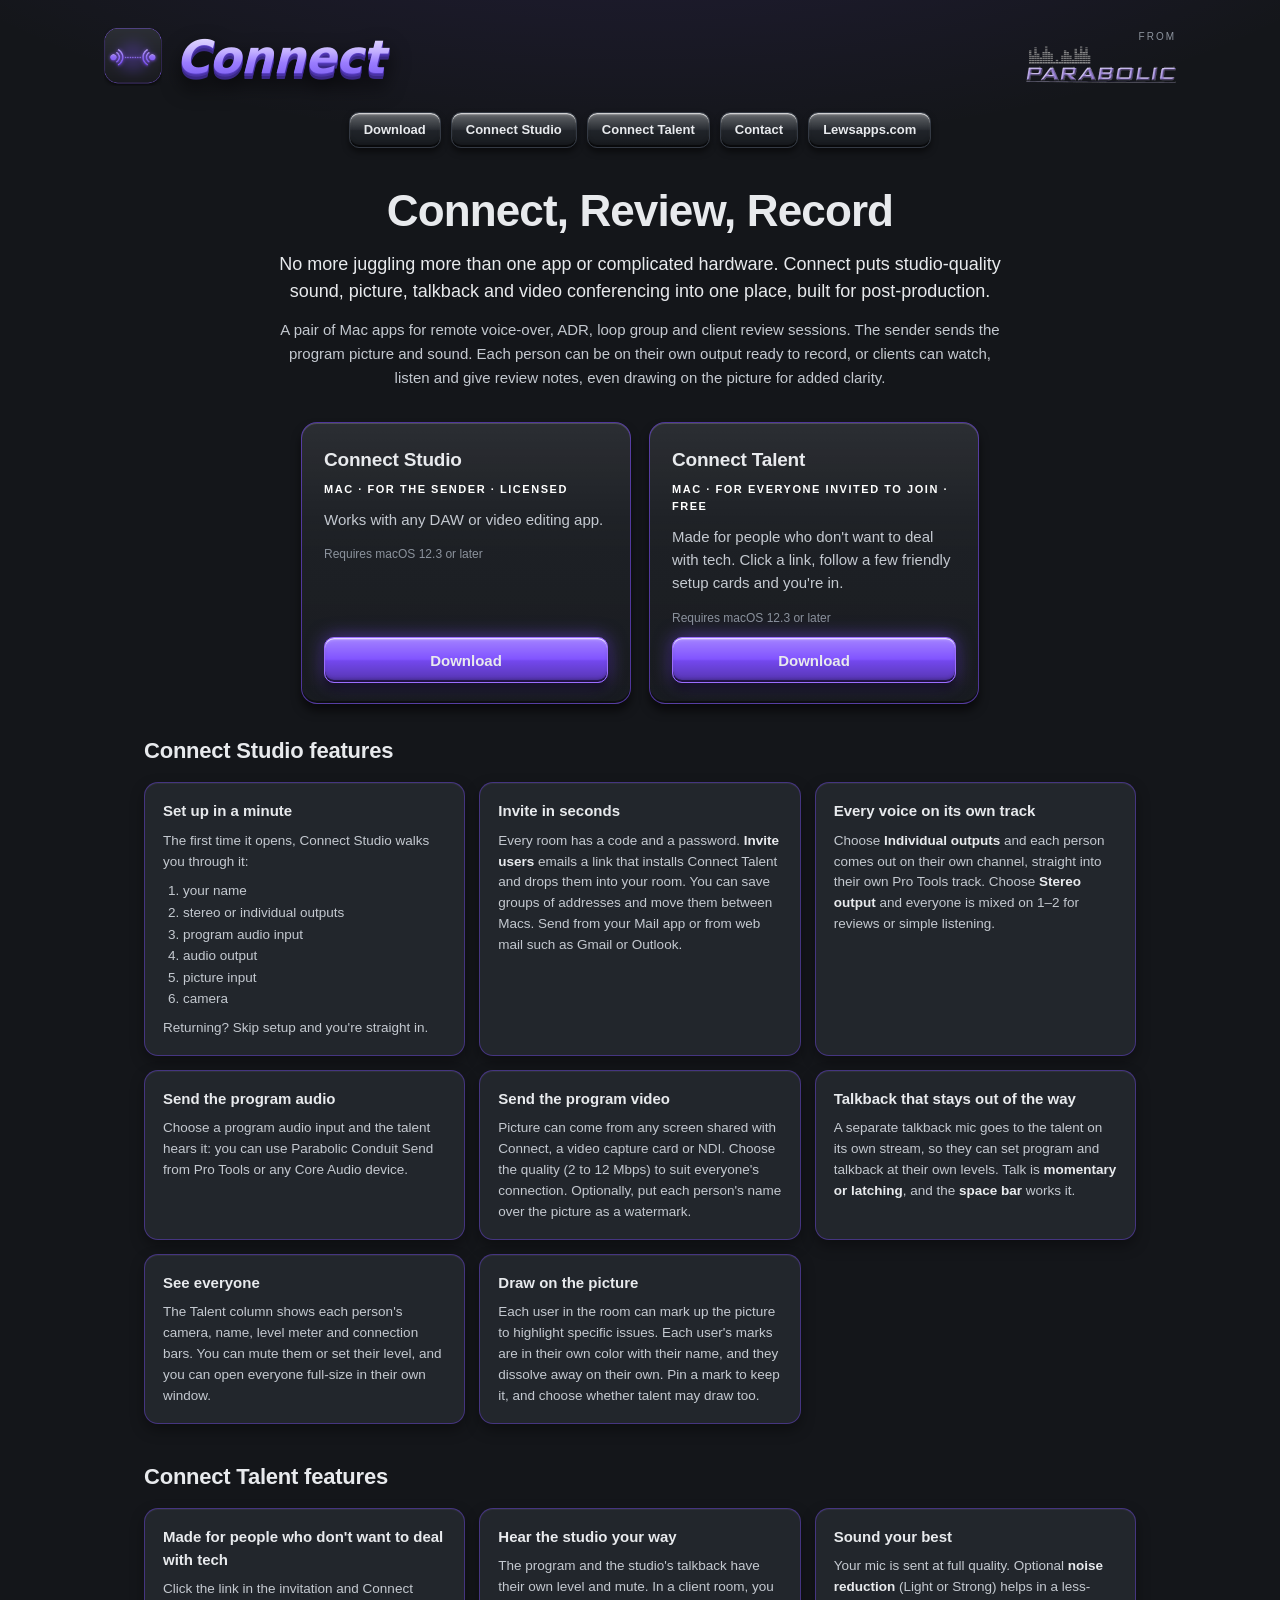
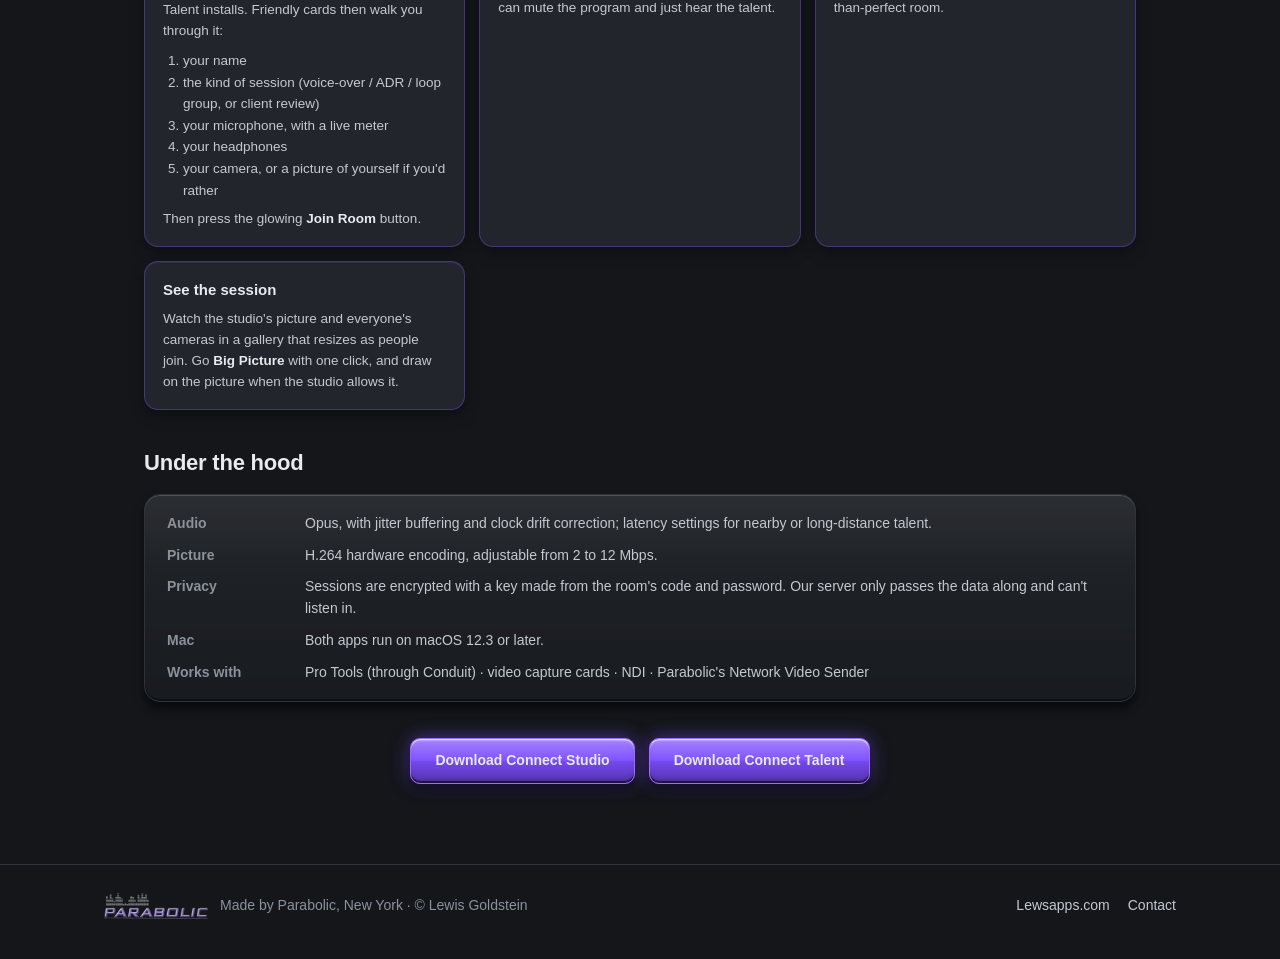
<file: docs/index.html>
<!doctype html>
<html lang="en">
<head>
<meta charset="utf-8">
<meta name="viewport" content="width=device-width, initial-scale=1">
<title>Connect — your studio, wherever your talent is · from Parabolic</title>
<meta name="description" content="Connect Studio and Connect Talent: Mac apps for remote voice-over, ADR, loop group and client review sessions. Studio-quality sound, picture, talkback and video of everyone in one place.">
<meta property="og:title" content="Connect — from Parabolic">
<meta property="og:description" content="Your studio, wherever your talent is. Remote voice-over, ADR, loop group and client review sessions for Mac.">
<meta name="theme-color" content="#14161a">
<link rel="stylesheet" href="assets/style.css">
<link rel="stylesheet" href="assets/transmitter.css">
<link rel="stylesheet" href="assets/vocalbooth.css">
<link rel="stylesheet" href="assets/connect.css">
<link rel="icon" type="image/png" href="assets/favicon.png">
<link rel="apple-touch-icon" href="assets/icon-180.png">
</head>
<body>
<header class="tx-head"><div class="tx-wrap">
  <a href="index.html" class="vb-brand"><img class="vb-icon" src="assets/connect-icon.png" alt="" width="190" height="190"><span class="vb-word">Connect</span></a>
  <div class="from"><span>from</span><a href="https://lewsapps.com"><img class="parabolic" src="assets/parabolic-logo.png" alt="Parabolic" width="600" height="146"></a></div>
</div></header>

<nav class="tx-nav">
  <a class="btn sm" href="#apps">Download</a>
  <a class="btn sm" href="#studio">Connect Studio</a>
  <a class="btn sm" href="#talent">Connect Talent</a>
  <a class="btn sm" href="mailto:lew@parabolicny.com">Contact</a>
  <a class="btn sm" href="https://lewsapps.com">Lewsapps.com</a>
</nav>

<main class="tx-wrap cn-main">

<section class="cn-hero">
  <h1>Connect, Review, Record</h1>
  <p class="cn-lead">No more juggling more than one app or complicated hardware. Connect puts studio-quality sound, picture, talkback and video conferencing into one place, built for post-production.</p>
  <p class="cn-sub">A pair of Mac apps for remote voice-over, ADR, loop group and client review sessions. The sender sends the program picture and sound. Each person can be on their own output ready to record, or clients can watch, listen and give review notes, even drawing on the picture for added clarity.</p>
</section>

<section id="apps" class="cn-apps">
  <article class="card tx-card">
    <h3>Connect Studio</h3>
    <div class="plat">Mac · For the sender · Licensed</div>
    <p>Works with any DAW or video editing app.</p>
    <div class="req">Requires macOS 12.3 or later</div>
    <a class="btn primary" href="https://raw.githubusercontent.com/diskeditor/lews-apps/main/Connect-Studio-Installer.pkg">Download</a>
  </article>
  <article class="card tx-card">
    <h3>Connect Talent</h3>
    <div class="plat">Mac · For everyone invited to join · Free</div>
    <p>Made for people who don't want to deal with tech. Click a link, follow a few friendly setup cards and you're in.</p>
    <div class="req">Requires macOS 12.3 or later</div>
    <a class="btn primary" href="https://raw.githubusercontent.com/diskeditor/lews-apps/main/Connect-Talent-Installer.pkg">Download</a>
  </article>
</section>

<section id="studio" class="cn-block">
  <div class="cn-head"><h2>Connect Studio features</h2></div>
  <div class="cn-grid"><div class="cn-feat"><h4>Set up in a minute</h4><p>The first time it opens, Connect Studio walks you through it:</p><ol><li>your name</li><li>stereo or individual outputs</li><li>program audio input</li><li>audio output</li><li>picture input</li><li>camera</li></ol><p>Returning? Skip setup and you're straight in.</p></div><div class="cn-feat"><h4>Invite in seconds</h4><p>Every room has a code and a password. <b>Invite users</b> emails a link that installs Connect Talent and drops them into your room. You can save groups of addresses and move them between Macs. Send from your Mail app or from web mail such as Gmail or Outlook.</p></div><div class="cn-feat"><h4>Every voice on its own track</h4><p>Choose <b>Individual outputs</b> and each person comes out on their own channel, straight into their own Pro Tools track. Choose <b>Stereo output</b> and everyone is mixed on 1–2 for reviews or simple listening.</p></div><div class="cn-feat"><h4>Send the program audio</h4><p>Choose a program audio input and the talent hears it: you can use Parabolic Conduit Send from Pro Tools or any Core Audio device.</p></div><div class="cn-feat"><h4>Send the program video</h4><p>Picture can come from any screen shared with Connect, a video capture card or NDI. Choose the quality (2 to 12 Mbps) to suit everyone's connection. Optionally, put each person's name over the picture as a watermark.</p></div><div class="cn-feat"><h4>Talkback that stays out of the way</h4><p>A separate talkback mic goes to the talent on its own stream, so they can set program and talkback at their own levels. Talk is <b>momentary or latching</b>, and the <b>space bar</b> works it.</p></div><div class="cn-feat"><h4>See everyone</h4><p>The Talent column shows each person's camera, name, level meter and connection bars. You can mute them or set their level, and you can open everyone full-size in their own window.</p></div><div class="cn-feat"><h4>Draw on the picture</h4><p>Each user in the room can mark up the picture to highlight specific issues. Each user's marks are in their own color with their name, and they dissolve away on their own. Pin a mark to keep it, and choose whether talent may draw too.</p></div></div>
</section>

<section id="talent" class="cn-block">
  <div class="cn-head"><h2>Connect Talent features</h2></div>
  <div class="cn-grid"><div class="cn-feat"><h4>Made for people who don't want to deal with tech</h4><p>Click the link in the invitation and Connect Talent installs. Friendly cards then walk you through it:</p><ol><li>your name</li><li>the kind of session (voice-over / ADR / loop group, or client review)</li><li>your microphone, with a live meter</li><li>your headphones</li><li>your camera, or a picture of yourself if you'd rather</li></ol><p>Then press the glowing <b>Join Room</b> button.</p></div><div class="cn-feat"><h4>Hear the studio your way</h4><p>The program and the studio's talkback have their own level and mute. In a client room, you can mute the program and just hear the talent.</p></div><div class="cn-feat"><h4>Sound your best</h4><p>Your mic is sent at full quality. Optional <b>noise reduction</b> (Light or Strong) helps in a less-than-perfect room.</p></div><div class="cn-feat"><h4>See the session</h4><p>Watch the studio's picture and everyone's cameras in a gallery that resizes as people join. Go <b>Big Picture</b> with one click, and draw on the picture when the studio allows it.</p></div></div>
</section>

<section class="cn-block">
  <div class="cn-head"><h2>Under the hood</h2></div>
  <div class="card cn-hood">
    <dl>
      <dt>Audio</dt><dd>Opus, with jitter buffering and clock drift correction; latency settings for nearby or long-distance talent.</dd>
      <dt>Picture</dt><dd>H.264 hardware encoding, adjustable from 2 to 12 Mbps.</dd>
      <dt>Privacy</dt><dd>Sessions are encrypted with a key made from the room's code and password. Our server only passes the data along and can't listen in.</dd>
      <dt>Mac</dt><dd>Both apps run on macOS 12.3 or later.</dd>
      <dt>Works with</dt><dd>Pro Tools (through Conduit) · video capture cards · NDI · Parabolic's Network Video Sender</dd>
    </dl>
  </div>
</section>

<section class="cn-cta">
  <a class="btn primary" href="https://raw.githubusercontent.com/diskeditor/lews-apps/main/Connect-Studio-Installer.pkg">Download Connect Studio</a>
  <a class="btn primary" href="https://raw.githubusercontent.com/diskeditor/lews-apps/main/Connect-Talent-Installer.pkg">Download Connect Talent</a>
</section>

</main>

<footer class="site"><div class="wrap tx-foot">
  <span class="foot-p"><img class="parabolic" src="assets/parabolic-logo.png" alt="Parabolic" width="600" height="146"> Made by Parabolic, New York · © Lewis Goldstein</span>
  <nav><a href="https://lewsapps.com">Lewsapps.com</a><a href="mailto:lew@parabolicny.com">Contact</a></nav>
</div></footer>
</body>
</html>
</file>
<file: docs/assets/style.css>
:root {
  --bg: #14161a; --card: #1b1e23; --raised: #22262c; --well: #0e1013;
  --border: #2e333b; --line: #343a44; --muted: #8b929c; --text: #e8eaed; --subtle: #c4c9d0;
  --purple: #7c4dff; --purple-o: #9b6dff;
  --hi: linear-gradient(180deg, rgba(255,255,255,.30) 0%, rgba(255,255,255,.04) 48%, rgba(0,0,0,.07) 52%, rgba(0,0,0,.32) 100%);
  --hi-soft: linear-gradient(180deg, rgba(255,255,255,.07) 0%, rgba(255,255,255,.01) 40%, rgba(0,0,0,.10) 100%);
  --lo: linear-gradient(180deg, rgba(0,0,0,.26) 0%, rgba(0,0,0,.04) 55%, rgba(255,255,255,.12) 100%);
  --edge: inset 0 1.25px 0 rgba(255,255,255,.62), inset 0 3px 3px -1px rgba(255,255,255,.22), inset 0 -2px 0 rgba(0,0,0,.5), inset 0 -4px 4px -2px rgba(0,0,0,.35);
  --edge-soft: inset 0 1px 0 rgba(255,255,255,.16), inset 0 -2px 0 rgba(0,0,0,.45);
  --lift: 0 7px 10px rgba(0,0,0,.55);
  --lift-lg: 0 14px 30px rgba(0,0,0,.55);
}
* { box-sizing: border-box; }
html { scroll-behavior: smooth; }
body {
  margin: 0; background: var(--bg); color: var(--text);
  font: 16px/1.55 -apple-system, BlinkMacSystemFont, "SF Pro Text", "Helvetica Neue", Helvetica, Arial, sans-serif;
  -webkit-font-smoothing: antialiased;
  background-image: radial-gradient(1200px 500px at 50% -200px, rgba(124,77,255,.16), transparent 70%);
  background-repeat: no-repeat;
}
a { color: var(--purple-o); text-decoration: none; }
a:hover { text-decoration: underline; }
.wrap { max-width: 1120px; margin: 0 auto; padding: 0 24px; }

/* header */
header.site { position: sticky; top: 0; z-index: 10; background: rgba(20,22,26,.86); backdrop-filter: blur(12px); -webkit-backdrop-filter: blur(12px); border-bottom: 1px solid var(--border); }
header.site .wrap { display: flex; align-items: center; justify-content: space-between; height: 64px; }
.brand { display: flex; align-items: center; gap: 12px; color: var(--text); font-weight: 700; font-size: 18px; letter-spacing: -.01em; }
.brand:hover { text-decoration: none; }
.brand small { color: var(--muted); font-weight: 500; font-size: 13px; }
nav.top { display: flex; gap: 8px; }
nav.top a { color: var(--subtle); font-size: 14px; font-weight: 600; padding: 8px 12px; border-radius: 9px; }
nav.top a:hover { color: var(--text); background: var(--raised); text-decoration: none; }

/* bevel surfaces */
.card, .btn, .icon, .chip {
  background-image: var(--hi) !important; box-shadow: var(--edge), var(--lift);
}
.card { background-color: var(--card); border: 1px solid var(--border); border-radius: 16px; background-image: var(--hi-soft) !important; box-shadow: var(--edge-soft), var(--lift); }
.btn {
  display: inline-flex; align-items: center; justify-content: center; gap: 8px;
  height: 44px; padding: 0 18px; border-radius: 10px;
  font-size: 14px; font-weight: 600; color: var(--text);
  background-color: var(--raised); border: 1px solid var(--line);
  transition: transform .08s ease;
}
.btn:hover { text-decoration: none; border-color: var(--purple-o); }
.btn:active { background-image: var(--lo) !important; box-shadow: inset 0 2px 5px rgba(0,0,0,.65); transform: translateY(1px); }
.btn.primary { background-color: var(--purple); border-color: var(--purple-o); box-shadow: var(--edge), var(--lift), 0 0 18px rgba(124,77,255,.55); }
.btn.sm { height: 36px; padding: 0 14px; font-size: 13px; box-shadow: var(--edge), 0 4px 6px rgba(0,0,0,.5); }
.btn .ver { font-weight: 500; opacity: .75; font-variant-numeric: tabular-nums; }

/* hero */
.hero { padding: 72px 0 48px; text-align: center; }
.eyebrow { font-size: 11px; font-weight: 700; letter-spacing: .14em; text-transform: uppercase; color: var(--muted); }
.hero .eyebrow { font-size: clamp(18px, 2.6vw, 28px); letter-spacing: .16em; color: var(--subtle); }
.hero h1 { font-size: clamp(34px, 5.5vw, 56px); line-height: 1.05; letter-spacing: -.03em; margin: 12px 0 16px; font-weight: 800; }
/* brushed-metal text */
.metal {
  background: linear-gradient(180deg, #ffffff 0%, #e9ecf1 18%, #a9b0ba 46%, #6d747e 50%, #c9ced6 64%, #f4f6f9 82%, #9aa1ab 100%);
  -webkit-background-clip: text; background-clip: text; color: transparent;
  filter: drop-shadow(0 1px 0 rgba(255,255,255,.18)) drop-shadow(0 6px 10px rgba(0,0,0,.6));
}
.hero p.lede { max-width: 640px; margin: 0 auto; color: var(--subtle); font-size: 18px; }
.hero .actions { margin-top: 28px; display: flex; gap: 12px; justify-content: center; flex-wrap: wrap; }

/* filter pill */
.pill { display: inline-flex; gap: 4px; padding: 4px; border-radius: 12px; background-color: var(--well); background-image: var(--lo) !important; box-shadow: inset 0 2px 5px rgba(0,0,0,.65), inset 0 -1px 0 rgba(255,255,255,.06); }
.pill button { appearance: none; border: 1px solid transparent; background: transparent; color: var(--subtle); font: 600 13px/1 inherit; font-family: inherit; padding: 9px 14px; border-radius: 9px; cursor: pointer; }
.pill button:hover { color: var(--text); }
.pill button.on { color: #fff; background-color: var(--purple); border-color: var(--purple-o); background-image: var(--hi) !important; box-shadow: var(--edge), var(--lift), 0 0 18px rgba(124,77,255,.7); }
.toolbar { display: flex; justify-content: center; margin: 8px 0 28px; }

/* app grid */
.grid { display: grid; grid-template-columns: repeat(auto-fill, minmax(240px, 1fr)); gap: 18px; }
.app { padding: 22px; display: flex; flex-direction: column; gap: 14px; position: relative; overflow: hidden; }
.app::before { content: ""; position: absolute; inset: 0 0 auto 0; height: 2px; background: var(--c); opacity: .85; }
.app .head { display: flex; gap: 14px; align-items: center; }
.icon { width: 56px; height: 56px; border-radius: 14px; flex: none; display: grid; place-items: center; background-color: var(--c); border: 1px solid rgba(255,255,255,.12); color: #111; font-weight: 800; font-size: 26px; letter-spacing: -.03em; text-shadow: 0 1px 0 rgba(255,255,255,.35); box-shadow: var(--edge), var(--lift), 0 0 22px color-mix(in srgb, var(--c) 45%, transparent); }
.icon.lg { width: 96px; height: 96px; border-radius: 22px; font-size: 44px; }
.icon svg { width: 60%; height: 60%; }
.app h3 { margin: 0; font-size: 21px; letter-spacing: -.01em; }
.kind { font-size: 11px; font-weight: 700; letter-spacing: .12em; text-transform: uppercase; color: var(--c); }
.app p { margin: 0; color: var(--subtle); font-size: 15px; }
.app .req { font-size: 12.5px; color: var(--muted); }
.app .actions { margin-top: auto; display: flex; gap: 10px; flex-wrap: wrap; padding-top: 6px; }
.app .btn.primary { background-color: color-mix(in srgb, var(--c) 55%, #1b1e23); border-color: var(--c); box-shadow: var(--edge), var(--lift), 0 0 16px color-mix(in srgb, var(--c) 45%, transparent); }

/* transmitter feature */
.feature-card { margin: 0 0 40px; padding: 18px 24px; display: flex; gap: 24px; align-items: center; flex-wrap: wrap; }
.feature-card .txt { flex: 1 1 360px; }
.feature-card h2 { margin: 6px 0 8px; font-size: 28px; letter-spacing: -.02em; }
.feature-card p { margin: 0; color: var(--subtle); font-size: 15px; }
.tx-visit { display: flex; justify-content: center; margin: 0 0 40px; }

/* sections */
section.block { padding: 64px 0 8px; }
section.block h2 { font-size: 30px; letter-spacing: -.02em; margin: 6px 0 20px; }
.cols { display: grid; grid-template-columns: repeat(auto-fit, minmax(280px, 1fr)); gap: 22px; }
.cols .card { padding: 22px; }
.cols .card h3 { margin: 0 0 8px; font-size: 17px; }
.cols .card p, .cols .card li { color: var(--subtle); font-size: 15px; margin: 0; }
.cols .card ol, .cols .card ul { padding-left: 20px; margin: 0; }
.cols .card li + li { margin-top: 6px; }

/* app detail page */
.crumb { padding-top: 28px; font-size: 14px; }
.detail { display: grid; grid-template-columns: 1.2fr 1fr; gap: 28px; padding: 28px 0 0; align-items: start; }
.detail .main { padding: 32px; }
.detail .main .head { display: flex; gap: 20px; align-items: center; margin-bottom: 20px; }
.detail h1 { margin: 4px 0 0; font-size: 42px; letter-spacing: -.025em; line-height: 1.05; }
.detail .tag { font-size: 18px; color: var(--subtle); margin: 4px 0 0; }
.detail .summary { font-size: 17px; color: var(--subtle); margin: 0 0 24px; }
.detail .side { padding: 24px; }
.detail .side h3 { font-size: 11px; letter-spacing: .14em; text-transform: uppercase; color: var(--muted); margin: 0 0 12px; }
.detail ul.feat { list-style: none; padding: 0; margin: 0 0 24px; }
.detail ul.feat li { padding: 10px 0 10px 28px; border-bottom: 1px solid var(--border); position: relative; color: var(--text); }
.detail ul.feat li::before { content: ""; position: absolute; left: 4px; top: 17px; width: 10px; height: 10px; border-radius: 3px; background: var(--c); box-shadow: 0 0 10px var(--c); }
.detail .meta { display: grid; grid-template-columns: auto 1fr; gap: 6px 16px; font-size: 14px; }
.detail .meta dt { color: var(--muted); }
.detail .meta dd { margin: 0; }
.detail .main .actions { display: flex; gap: 12px; flex-wrap: wrap; }
.detail .main .btn.primary { background-color: color-mix(in srgb, var(--c) 55%, #1b1e23); border-color: var(--c); box-shadow: var(--edge), var(--lift), 0 0 18px color-mix(in srgb, var(--c) 50%, transparent); }
.others { padding: 56px 0 0; }
.others .row { display: flex; gap: 14px; flex-wrap: wrap; }
.others a.chip { display: inline-flex; align-items: center; gap: 10px; padding: 8px 14px 8px 8px; border-radius: 12px; background-color: var(--raised); border: 1px solid var(--line); color: var(--text); font-weight: 600; font-size: 14px; }
.others a.chip:hover { text-decoration: none; border-color: var(--c); }
.others .icon { width: 30px; height: 30px; border-radius: 8px; font-size: 15px; box-shadow: var(--edge), 0 3px 5px rgba(0,0,0,.5); }

/* footer */
footer.site { margin-top: 80px; border-top: 1px solid var(--border); padding: 28px 0 40px; color: var(--muted); font-size: 14px; }
footer.site .wrap { display: flex; justify-content: space-between; gap: 16px; flex-wrap: wrap; align-items: center; }
footer.site nav { display: flex; gap: 18px; }
footer.site a { color: var(--subtle); }

@media (max-width: 820px) {
  .detail { grid-template-columns: 1fr; }
  nav.top a.hide-sm, .brand small { display: none; }
  .brand { white-space: nowrap; }
  .hero { padding-top: 48px; }
}

/* logo */
.brand img { height: 34px; width: auto; display: block; }
.hero h1 { margin: 16px 0 20px; }
.hero-logo { width: min(620px, 88vw); height: auto; display: inline-block; filter: drop-shadow(0 10px 18px rgba(0,0,0,.6)) drop-shadow(0 0 30px rgba(124,77,255,.18)); }
/* real app icons */
img.icon.pic { background: none !important; border: 0; padding: 0; object-fit: cover; box-shadow: 0 6px 12px rgba(0,0,0,.55), 0 0 18px color-mix(in srgb, var(--c) 30%, transparent); }
.others img.icon.pic { box-shadow: 0 3px 5px rgba(0,0,0,.5); }
.tx-logo { width: min(260px, 100%); height: auto; display: block; margin: 10px 0 6px; filter: drop-shadow(0 6px 10px rgba(0,0,0,.55)); }

/* compact cards: up to 8 across */
.wrap { max-width: 1400px; }
.grid { grid-template-columns: repeat(auto-fill, minmax(140px, 1fr)); gap: 14px; }
.app { padding: 16px 12px 14px; gap: 10px; text-align: center; }
.app .head { flex-direction: column; gap: 10px; }
.app .head .icon { width: 52px; height: 52px; }
.app h3 { font-size: 16px; line-height: 1.2; }
.app .kind { font-size: 9.5px; letter-spacing: .1em; margin-bottom: 3px; }
.app > p { font-size: 13px; line-height: 1.45; }
.app .req { font-size: 11px; line-height: 1.4; }
.app .actions { flex-direction: column; gap: 6px; padding-top: 2px; align-items: stretch; }
.app .actions .btn.sm { height: 32px; padding: 0 8px; font-size: 12px; justify-content: center; }
.app .actions .btn.sm { white-space: nowrap; }
.app .kind { color: #fff; }
/* screenshots */
.app .thumb { display: grid; place-items: center; height: 48px; width: 72%; margin: 0 auto; border-radius: 7px; background: #0c0d0f; box-shadow: inset 0 2px 5px rgba(0,0,0,.7), inset 0 -1px 0 rgba(255,255,255,.05); overflow: hidden; padding: 4px; }
.app .thumb img { max-width: 100%; max-height: 100%; object-fit: contain; border-radius: 4px; display: block; }
.app .thumb:hover { outline: 1px solid var(--c); }
figure.shot { margin: 24px auto 0; padding: 14px; width: fit-content; max-width: 100%; }
figure.shot a { display: block; }
figure.shot img { max-width: min(calc(100vw - 80px), 720px); max-height: 380px; width: auto; height: auto; object-fit: contain; display: block; border-radius: 10px; box-shadow: 0 18px 40px rgba(0,0,0,.6), 0 0 0 1px rgba(255,255,255,.06); }
.detail .main .kind { display: none; }
/* compact app pages */
.detail { max-width: 940px; margin: 0 auto; gap: 18px; padding-top: 16px; }
.crumb { max-width: 940px; margin-left: auto; margin-right: auto; }
.detail .main { padding: 22px; }
.detail .main .head { gap: 14px; margin-bottom: 12px; }
.detail .icon.lg { width: 64px; height: 64px; border-radius: 15px; }
.detail h1 { font-size: 28px; }
.detail .tag { font-size: 14px; }
.detail .summary { font-size: 14px; margin-bottom: 16px; }
.detail .main .btn { height: 36px; padding: 0 14px; font-size: 13px; }
.detail .side { padding: 18px 20px; }
.detail .side h3 { font-size: 10px; margin-bottom: 6px; }
.detail ul.feat { margin-bottom: 14px; }
.detail ul.feat li { padding: 6px 0 6px 22px; font-size: 13.5px; }
.detail ul.feat li::before { top: 12px; width: 8px; height: 8px; }
.detail .meta { font-size: 12.5px; gap: 3px 14px; }
figure.shot { margin-top: 18px; padding: 10px; }
figure.shot img { max-width: min(calc(100vw - 60px), 520px); max-height: 280px; border-radius: 8px; }
.others { max-width: 940px; margin: 0 auto; padding-top: 36px; }
/* app pages: two equal cards, features card short and wide */
.detail, .crumb, .others { max-width: 1028px; }
.detail { grid-template-columns: repeat(2, minmax(0, 500px)); justify-content: center; align-items: stretch; }
.detail .side { display: grid; grid-template-columns: 1fr 1fr; grid-template-rows: auto 1fr; grid-auto-flow: column; column-gap: 22px; }
.detail .side ul.feat { margin-bottom: 0; }
@media (max-width: 820px) { .detail { grid-template-columns: 1fr; } .detail .side { grid-template-columns: 1fr; grid-auto-flow: row; } }
/* shorter, wider app page cards */
.detail, .crumb, .others { max-width: 1188px; }
.detail { grid-template-columns: repeat(2, minmax(0, 580px)); gap: 20px; }
.detail .main { padding: 20px 26px 20px; }
.detail .main .head { margin-bottom: 10px; }
.detail .summary { margin-bottom: 14px; }
.detail .side { padding: 16px 24px; column-gap: 28px; }
.detail .side h3 { margin-bottom: 6px; }
.detail ul.feat li { padding: 5px 0 5px 22px; font-size: 14px; }
.detail ul.feat li::before { top: 11px; width: 8px; height: 8px; }
.detail .meta { font-size: 13px; gap: 4px 14px; }
.detail .side { grid-template-columns: 1.35fr 1fr; }
figure.shot.wide img { max-width: min(calc(100vw - 60px), 1150px); max-height: 420px; }
.btn .ver { display: none; }
</file>
<file: docs/assets/transmitter.css>
/* transmitter.info — builds on style.css (shared with lewsapps.com) */
.tx-wrap { max-width: 1120px; margin: 0 auto; padding: 0 24px; }
.tx-head .tx-wrap { display: flex; align-items: center; justify-content: space-between; gap: 20px; padding-top: 28px; padding-bottom: 8px; }
.tx-mark { width: min(360px, 62vw); height: auto; display: block; filter: drop-shadow(0 8px 14px rgba(0,0,0,.6)) drop-shadow(0 0 26px rgba(124,77,255,.18)); }
.from { display: flex; flex-direction: column; align-items: flex-end; line-height: 1.1; }
.from span { font-size: 10px; letter-spacing: .2em; text-transform: uppercase; color: var(--muted); }
.from b { font-size: 22px; font-weight: 800; letter-spacing: .12em; text-transform: uppercase; color: #b9a3ff; text-shadow: 0 0 14px rgba(124,77,255,.45); }
.from a:hover { text-decoration: none; }

.tx-nav { display: flex; flex-wrap: wrap; justify-content: center; gap: 10px; margin: 18px 0 8px; }

.tx-section { font-size: 15px; font-weight: 600; color: var(--subtle); margin: 28px 0 12px; }
.tx-grid { display: grid; grid-template-columns: repeat(2, minmax(0, 1fr)); gap: 18px; }
.tx-card { padding: 22px 22px 20px; display: flex; flex-direction: column; gap: 10px; border-color: color-mix(in srgb, var(--purple) 55%, transparent); }
.tx-card h3 { margin: 0; font-size: 19px; letter-spacing: -.01em; }
.tx-card .plat { font-size: 11px; font-weight: 700; letter-spacing: .14em; text-transform: uppercase; color: #fff; margin-top: -4px; }
.tx-card p { margin: 0; color: var(--subtle); font-size: 15px; line-height: 1.55; }
.tx-card .req { font-size: 12px; color: var(--muted); margin-top: 4px; }
.tx-card .btn.primary { margin-top: auto; height: 46px; justify-content: center; font-size: 15px; width: 100%; }

.tx-foot { max-width: 1120px; }
@media (max-width: 760px) { .tx-grid { grid-template-columns: 1fr; } .from b { font-size: 17px; } }

/* text pages */
.tx-page { padding: 22px 24px 26px; }
.tx-page > * { max-width: 760px; margin-left: auto; margin-right: auto; }
.tx-page .lead { font-size: 16px; color: var(--text); line-height: 1.6; margin-top: 0; margin-bottom: 22px; }
.tx-box { padding: 16px 18px; margin-bottom: 16px; border-color: color-mix(in srgb, var(--purple) 55%, transparent); }
.tx-box h4 { margin: 0 0 10px; font-size: 13px; font-weight: 700; letter-spacing: .1em; text-transform: uppercase; color: var(--subtle); }
.tx-box p { margin: 0 0 9px; font-size: 13.5px; line-height: 1.6; color: var(--subtle); }
.tx-box p:last-child { margin-bottom: 0; }
.tx-box b { color: var(--text); }
.tx-back { display: inline-flex; margin-top: 6px; }
.tx-page > .tx-back { margin-left: max(0px, calc((100% - 760px) / 2)); }

/* Parabolic logo */
.from img.parabolic { width: 150px; height: auto; display: block; margin-top: 4px; }
footer.site .foot-p { display: inline-flex; align-items: center; gap: 12px; }
footer.site .foot-p img.parabolic { width: 104px; height: auto; display: block; }
</file>
<file: docs/assets/vocalbooth.css>
/* vocalbooth.nyc — builds on style.css + transmitter.css */
.vb-brand { display: flex; align-items: center; gap: 16px; }
.vb-brand:hover { text-decoration: none; }
.vb-icon { width: 64px; height: 64px; border-radius: 15px; box-shadow: 0 6px 12px rgba(0,0,0,.55), 0 0 18px rgba(124,77,255,.3); }
/* lavender 3D italic lettering */
.vb-word {
  font-family: "Inter", system-ui, -apple-system, sans-serif; font-weight: 900; font-style: italic;
  font-size: clamp(34px, 6vw, 56px); letter-spacing: -.01em; line-height: 1;
  background: linear-gradient(180deg, #e9e1ff 0%, #c3b0ff 38%, #9b7dff 62%, #7a5cf0 100%);
  -webkit-background-clip: text; background-clip: text; color: transparent;
  filter: drop-shadow(0 1px 0 #5a3fc4) drop-shadow(0 2px 0 #4a33a6) drop-shadow(0 3px 0 #3a2886) drop-shadow(0 8px 10px rgba(0,0,0,.7));
}
.vb-main { max-width: 760px; }
.vb-main .tx-card { min-height: 170px; }
.vb-title { width: min(480px, 68vw); height: auto; display: block; }
.vb-title { width: min(300px, 60vw); }
/* Connect */
.vb-brand { gap: 14px; }
.vb-brand .vb-icon { width: 58px; height: 58px; border-radius: 0; box-shadow: none; }
.vb-word { font-size: clamp(32px, 5vw, 46px); padding-right: .12em; }
</file>
<file: docs/assets/connect.css>
/* connectapp.nyc page layout */
.cn-main { max-width: 1040px; }
.cn-hero { text-align: center; padding: 30px 0 26px; }
.cn-hero h1 { font-size: clamp(28px, 4.2vw, 44px); letter-spacing: -.02em; line-height: 1.15; margin: 0 0 14px; }
.cn-lead { font-size: 18px; line-height: 1.55; color: var(--text); max-width: 760px; margin: 0 auto 12px; }
.cn-sub { font-size: 15px; line-height: 1.6; color: var(--subtle); max-width: 720px; margin: 0 auto; }
.cn-apps { display: flex; justify-content: center; gap: 18px; flex-wrap: wrap; margin: 6px 0 30px; }
.cn-apps .tx-card { flex: 0 1 330px; min-height: 0; }
.cn-why { padding: 20px 24px; margin-bottom: 34px; }
.cn-why h2, .cn-head h2 { font-size: 22px; margin: 0; letter-spacing: -.01em; }
.cn-why p { margin: 10px 0 0; color: var(--subtle); font-size: 15px; line-height: 1.6; }
.cn-block { margin-bottom: 36px; scroll-margin-top: 16px; }
.cn-head { display: flex; align-items: baseline; gap: 14px; flex-wrap: wrap; margin-bottom: 14px; }
.cn-head span { color: var(--muted); font-size: 14px; }
.cn-grid { display: grid; grid-template-columns: repeat(auto-fill, minmax(300px, 1fr)); gap: 14px; }
.cn-feat { background-color: var(--raised); border: 1px solid color-mix(in srgb, var(--purple) 40%, transparent); border-radius: 14px; padding: 16px 18px; box-shadow: 0 6px 14px rgba(0,0,0,.35), inset 0 1px 0 rgba(255,255,255,.05); }
.cn-feat h4 { margin: 0 0 8px; font-size: 15px; color: var(--text); }
.cn-feat p { margin: 0 0 8px; font-size: 13.5px; line-height: 1.55; color: var(--subtle); }
.cn-feat p:last-child { margin-bottom: 0; }
.cn-feat ol { margin: 0 0 8px; padding-left: 20px; font-size: 13.5px; line-height: 1.6; color: var(--subtle); }
.cn-feat b, .cn-steps b, .cn-why b { color: var(--text); }
.cn-steps { list-style: none; padding: 0; margin: 0; display: grid; grid-template-columns: repeat(3, 1fr); gap: 14px; }
.cn-steps li { display: flex; gap: 12px; align-items: flex-start; background-color: var(--raised); border: 1px solid var(--line); border-radius: 14px; padding: 16px; }
.cn-steps li > b { flex: none; width: 30px; height: 30px; border-radius: 50%; display: grid; place-items: center; background: linear-gradient(180deg, #a88bff, #7c4dff); color: #fff; font-size: 14px; box-shadow: 0 0 12px rgba(124,77,255,.5); }
.cn-steps p { margin: 4px 0 0; font-size: 14px; line-height: 1.5; color: var(--subtle); }
.cn-hood { padding: 18px 22px; }
.cn-hood dl { display: grid; grid-template-columns: 120px 1fr; gap: 10px 18px; margin: 0; font-size: 14px; line-height: 1.55; }
.cn-hood dt { color: var(--muted); font-weight: 600; }
.cn-hood dd { margin: 0; color: var(--subtle); }
.cn-cta { display: flex; justify-content: center; gap: 14px; flex-wrap: wrap; margin: 10px 0 30px; }
.cn-cta .btn.primary { height: 46px; padding: 0 24px; display: inline-flex; align-items: center; }
@media (max-width: 760px) { .cn-steps { grid-template-columns: 1fr; } .cn-hood dl { grid-template-columns: 1fr; } }
</file>
